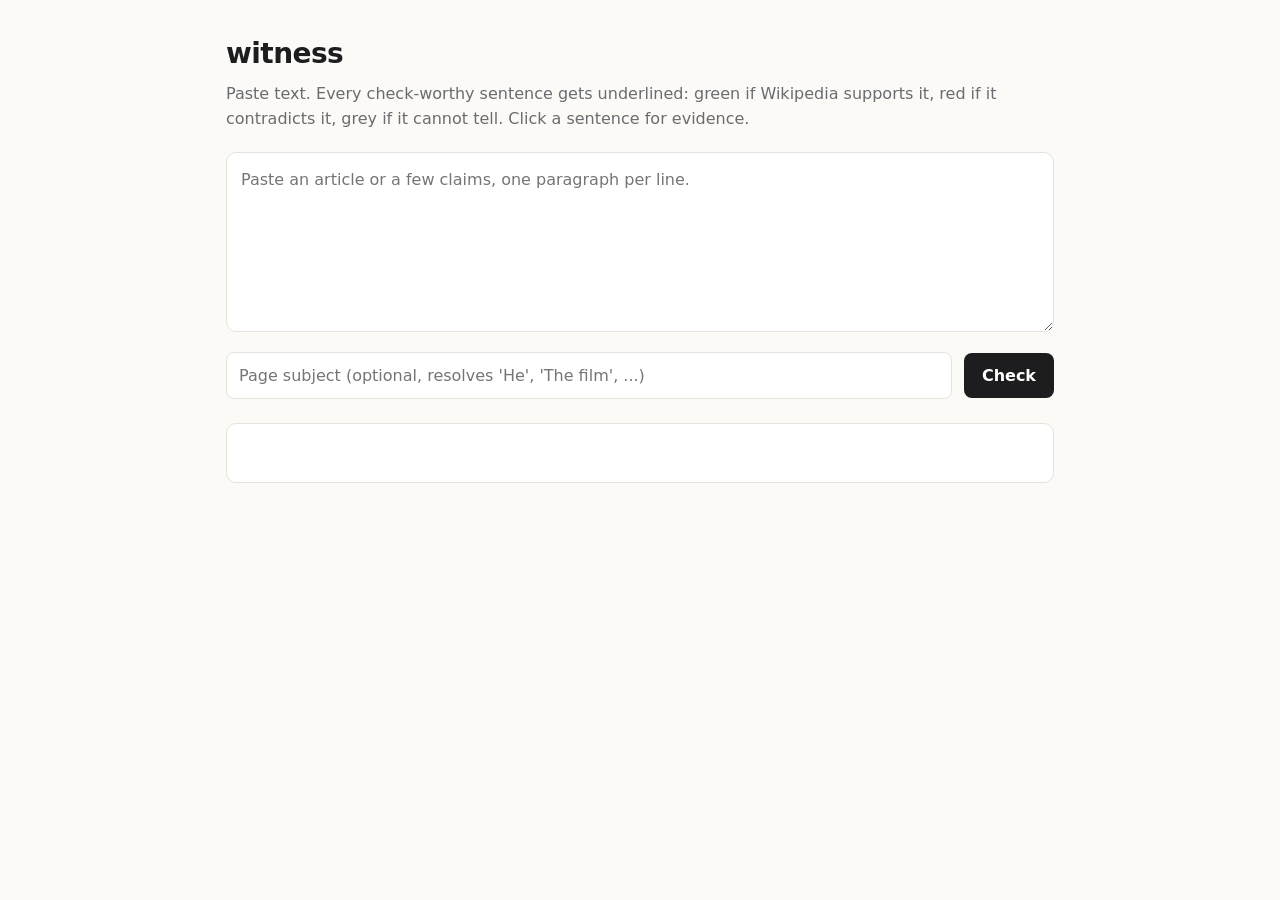
<file: src/witness/server/static/index.html>
<!doctype html>
<html lang="en">
<head>
<meta charset="utf-8">
<meta name="viewport" content="width=device-width, initial-scale=1">
<title>witness: paste text, check claims</title>
<style>
  :root { --bg:#fbfaf7; --ink:#1d1d1f; --muted:#6b6b70; --card:#fff; --line:#e6e3dc;
          --ok:#1a7f4b; --bad:#c62828; --meh:#8a8a8f; }
  * { box-sizing: border-box; }
  body { margin:0; background:var(--bg); color:var(--ink);
         font:16px/1.6 ui-sans-serif, system-ui, -apple-system, "Segoe UI", sans-serif; }
  main { max-width: 860px; margin: 0 auto; padding: 32px 16px 80px; }
  h1 { font-size: 28px; margin: 0 0 4px; letter-spacing: -0.02em; }
  p.sub { color: var(--muted); margin: 0 0 20px; }
  textarea { width:100%; min-height:180px; padding:14px; border:1px solid var(--line);
             border-radius:10px; font:inherit; background:var(--card); resize:vertical; }
  .row { display:flex; gap:12px; align-items:center; margin:12px 0 24px; flex-wrap: wrap; }
  input[type=text] { flex:1; min-width: 200px; padding:10px 12px; border:1px solid var(--line);
                     border-radius:8px; font:inherit; background:var(--card); }
  button { padding:10px 18px; border:0; border-radius:8px; background:var(--ink); color:#fff;
           font:inherit; font-weight:600; cursor:pointer; }
  button:disabled { opacity:.5; cursor:wait; }
  #summary { color: var(--muted); font-size: 14px; }
  #out { background:var(--card); border:1px solid var(--line); border-radius:10px;
         padding:20px 22px; font-size:17px; line-height:1.9; min-height: 60px; }
  .w-claim { text-decoration-line: underline; text-decoration-thickness: 2px;
             text-underline-offset: 4px; cursor: help; border-radius: 3px; }
  .w-pending { text-decoration-style: dotted; text-decoration-color: #b9b9be; }
  .w-supported { text-decoration-color: var(--ok); }
  .w-refuted { text-decoration-color: var(--bad); text-decoration-style: wavy; }
  .w-unverifiable { text-decoration-color: var(--meh); text-decoration-style: dashed; }
  .w-claim.active { background: #f2efe7; }
  #detail { margin-top: 16px; background:var(--card); border:1px solid var(--line);
            border-radius:10px; padding:16px 18px; display:none; font-size:15px; }
  .badge { display:inline-block; padding:2px 10px; border-radius:999px; color:#fff;
           font-weight:700; font-size:12px; letter-spacing:.04em; text-transform:uppercase; }
  .bar { height:6px; border-radius:3px; background:var(--line); margin:10px 0 12px; overflow:hidden; }
  .bar > span { display:block; height:100%; }
  .ev { margin: 8px 0; padding-left: 10px; border-left: 3px solid var(--line); }
  .ev a { color: var(--ink); font-weight: 600; }
  .note { color: var(--muted); font-size: 13px; margin-top: 10px; }
</style>
</head>
<body>
<main>
  <h1>witness</h1>
  <p class="sub">Paste text. Every check-worthy sentence gets underlined: green if Wikipedia
    supports it, red if it contradicts it, grey if it cannot tell. Click a sentence for evidence.</p>
  <textarea id="text" placeholder="Paste an article or a few claims, one paragraph per line."></textarea>
  <div class="row">
    <input id="title" type="text" placeholder="Page subject (optional, resolves 'He', 'The film', ...)">
    <button id="go">Check</button>
  </div>
  <div id="summary"></div>
  <div id="out"></div>
  <div id="detail"></div>
</main>
<script>
const COLORS = { supported: "#1a7f4b", refuted: "#c62828", unverifiable: "#8a8a8f" };
const results = new Map();

function esc(s) {
  return s.replace(/[&<>"']/g, (c) => ({ "&": "&amp;", "<": "&lt;", ">": "&gt;", '"': "&quot;", "'": "&#39;" })[c]);
}

function renderParagraphs(paragraphs, claims) {
  const out = document.getElementById("out");
  out.innerHTML = "";
  paragraphs.forEach((text, pi) => {
    const p = document.createElement("p");
    let cursor = 0;
    for (const c of claims.filter((c) => c.paragraph === pi).sort((a, b) => a.start - b.start)) {
      p.append(text.slice(cursor, c.start));
      const span = document.createElement("span");
      span.className = "w-claim w-pending";
      span.dataset.id = c.id;
      span.textContent = text.slice(c.start, c.end);
      span.addEventListener("click", () => showDetail(c.id));
      p.append(span);
      cursor = c.end;
    }
    p.append(text.slice(cursor));
    out.append(p);
  });
}

function showDetail(id) {
  document.querySelectorAll(".w-claim.active").forEach((n) => n.classList.remove("active"));
  document.querySelectorAll(`.w-claim[data-id="${id}"]`).forEach((n) => n.classList.add("active"));
  const r = results.get(id);
  const box = document.getElementById("detail");
  box.style.display = "block";
  if (!r) { box.innerHTML = "<em>Still checking…</em>"; return; }
  const color = COLORS[r.verdict];
  const pct = Math.round(r.confidence * 100);
  box.innerHTML = `
    <span class="badge" style="background:${color}">${r.verdict}</span>
    <strong style="margin-left:8px">${pct}% confidence</strong>
    <div class="bar"><span style="width:${pct}%;background:${color}"></span></div>
    ${r.query !== r.claim ? `<div class="note">Checked as: “${esc(r.query)}”</div>` : ""}
    ${r.evidence.map((e) => `<div class="ev"><a href="${esc(e.url)}" target="_blank" rel="noopener">${esc(e.title)}</a>: ${esc(e.sentence)}</div>`).join("")}
    <div class="note">Evidence from the June 2017 Wikipedia snapshot used by FEVER.</div>`;
}

async function run() {
  const button = document.getElementById("go");
  const text = document.getElementById("text").value;
  const title = document.getElementById("title").value || null;
  const paragraphs = text.split("\n").filter((p) => p.trim());
  if (!paragraphs.length) return;
  button.disabled = true;
  results.clear();
  document.getElementById("detail").style.display = "none";
  document.getElementById("summary").textContent = "Extracting claims…";
  try {
    const resp = await fetch("/check", {
      method: "POST",
      headers: { "content-type": "application/json" },
      body: JSON.stringify({ text: paragraphs.join("\n"), title }),
    });
    if (!resp.ok) throw new Error(`server said ${resp.status}: ${await resp.text()}`);
    const reader = resp.body.getReader();
    const decoder = new TextDecoder();
    let buffer = "";
    let total = 0;
    for (;;) {
      const { value, done } = await reader.read();
      if (done) break;
      buffer += decoder.decode(value, { stream: true });
      let cut;
      while ((cut = buffer.indexOf("\n\n")) >= 0) {
        const block = buffer.slice(0, cut);
        buffer = buffer.slice(cut + 2);
        const event = /^event: (.*)$/m.exec(block)?.[1];
        const data = JSON.parse(/^data: (.*)$/m.exec(block)?.[1] ?? "null");
        if (event === "claims") {
          total = data.claims.length;
          renderParagraphs(paragraphs, data.claims);
          document.getElementById("summary").textContent = `Checking ${total} claims…`;
        } else if (event === "verdict") {
          results.set(data.id, data);
          document.querySelectorAll(`.w-claim[data-id="${data.id}"]`).forEach((n) => {
            n.className = `w-claim w-${data.verdict}`;
            n.title = `${data.verdict} (${Math.round(data.confidence * 100)}%)`;
          });
          document.getElementById("summary").textContent = `Checked ${results.size} of ${total}…`;
        } else if (event === "done") {
          document.getElementById("summary").textContent =
            `${data.supported} supported · ${data.refuted} refuted · ${data.unverifiable} unverifiable`;
        }
      }
    }
  } catch (err) {
    document.getElementById("summary").textContent = `Error: ${err.message}`;
  } finally {
    button.disabled = false;
  }
}
document.getElementById("go").addEventListener("click", run);
</script>
</body>
</html>
</file>
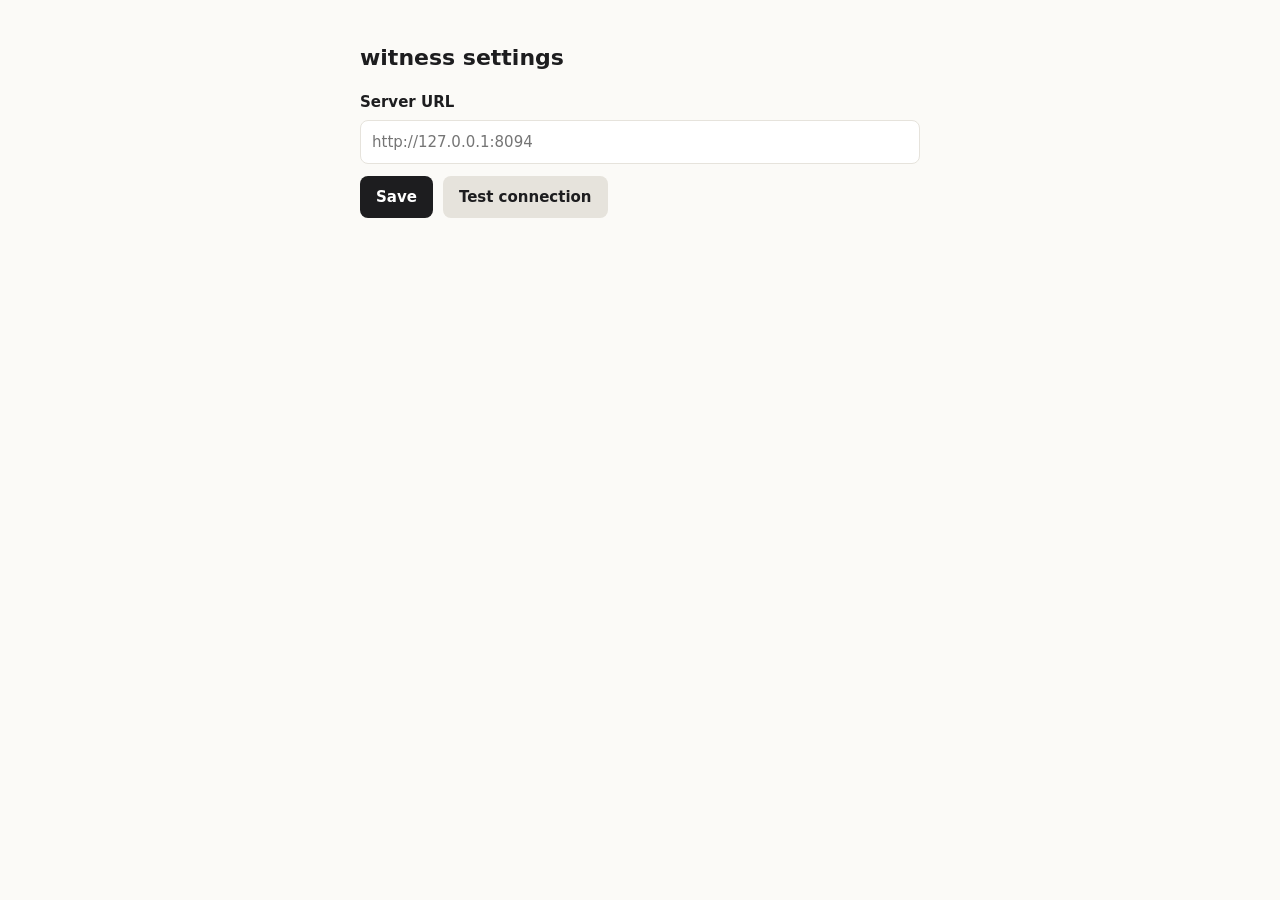
<file: extension/options.html>
<!doctype html>
<html lang="en">
<head>
<meta charset="utf-8">
<title>witness settings</title>
<style>
  body { max-width: 560px; margin: 40px auto; padding: 0 16px; color: #1d1d1f; background: #fbfaf7;
         font: 15px/1.6 system-ui, -apple-system, "Segoe UI", sans-serif; }
  h1 { font-size: 22px; }
  label { display: block; font-weight: 600; margin-bottom: 6px; }
  input { width: 100%; box-sizing: border-box; padding: 9px 11px; border: 1px solid #e6e3dc;
          border-radius: 8px; font: inherit; background: #fff; }
  .row { display: flex; gap: 10px; margin-top: 12px; }
  button { padding: 9px 16px; border: 0; border-radius: 8px; background: #1d1d1f; color: #fff;
           font: inherit; font-weight: 600; cursor: pointer; }
  button.secondary { background: #e6e3dc; color: #1d1d1f; }
  #result { margin-top: 14px; color: #6b6b70; }
</style>
</head>
<body>
  <h1>witness settings</h1>
  <label for="server">Server URL</label>
  <input id="server" type="url" placeholder="http://127.0.0.1:8094">
  <div class="row">
    <button id="save">Save</button>
    <button id="test" class="secondary">Test connection</button>
  </div>
  <div id="result"></div>
  <script src="options.js"></script>
</body>
</html>
</file>
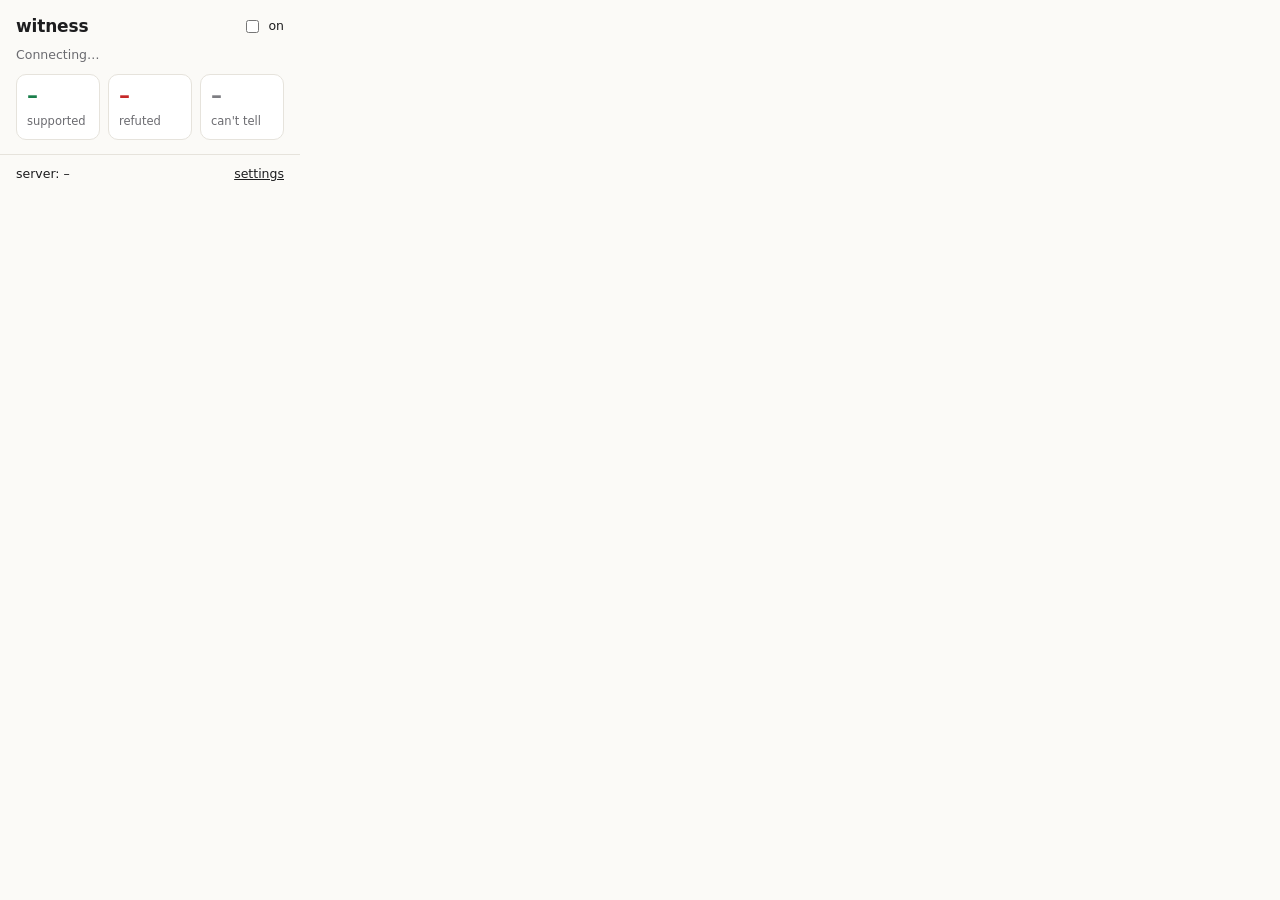
<file: extension/popup.html>
<!doctype html>
<html lang="en">
<head>
<meta charset="utf-8">
<title>witness</title>
<style>
  body { margin: 0; width: 300px; font: 14px/1.5 system-ui, -apple-system, "Segoe UI", sans-serif;
         color: #1d1d1f; background: #fbfaf7; }
  header { display: flex; align-items: center; justify-content: space-between; padding: 14px 16px 6px; }
  h1 { font-size: 17px; margin: 0; letter-spacing: -0.01em; }
  .status { color: #6b6b70; font-size: 12.5px; padding: 0 16px 10px; }
  .grid { display: grid; grid-template-columns: repeat(3, 1fr); gap: 8px; padding: 0 16px 14px; }
  .tile { background: #fff; border: 1px solid #e6e3dc; border-radius: 10px; padding: 8px 10px; }
  .tile b { display: block; font-size: 22px; line-height: 1.2; }
  .tile span { font-size: 11.5px; color: #6b6b70; }
  .ok b { color: #1a7f4b; } .bad b { color: #c62828; } .meh b { color: #7d7d82; }
  footer { border-top: 1px solid #e6e3dc; padding: 10px 16px; display: flex; justify-content: space-between; font-size: 12.5px; }
  a { color: #1d1d1f; }
  label.switch { display: inline-flex; align-items: center; gap: 6px; cursor: pointer; font-size: 12.5px; }
</style>
</head>
<body>
  <header>
    <h1>witness</h1>
    <label class="switch"><input id="enabled" type="checkbox"> on</label>
  </header>
  <div class="status" id="status">Connecting…</div>
  <div class="grid">
    <div class="tile ok"><b id="supported">–</b><span>supported</span></div>
    <div class="tile bad"><b id="refuted">–</b><span>refuted</span></div>
    <div class="tile meh"><b id="unverifiable">–</b><span>can't tell</span></div>
  </div>
  <footer>
    <span id="server">server: –</span>
    <a href="#" id="options">settings</a>
  </footer>
  <script src="popup.js"></script>
</body>
</html>
</file>
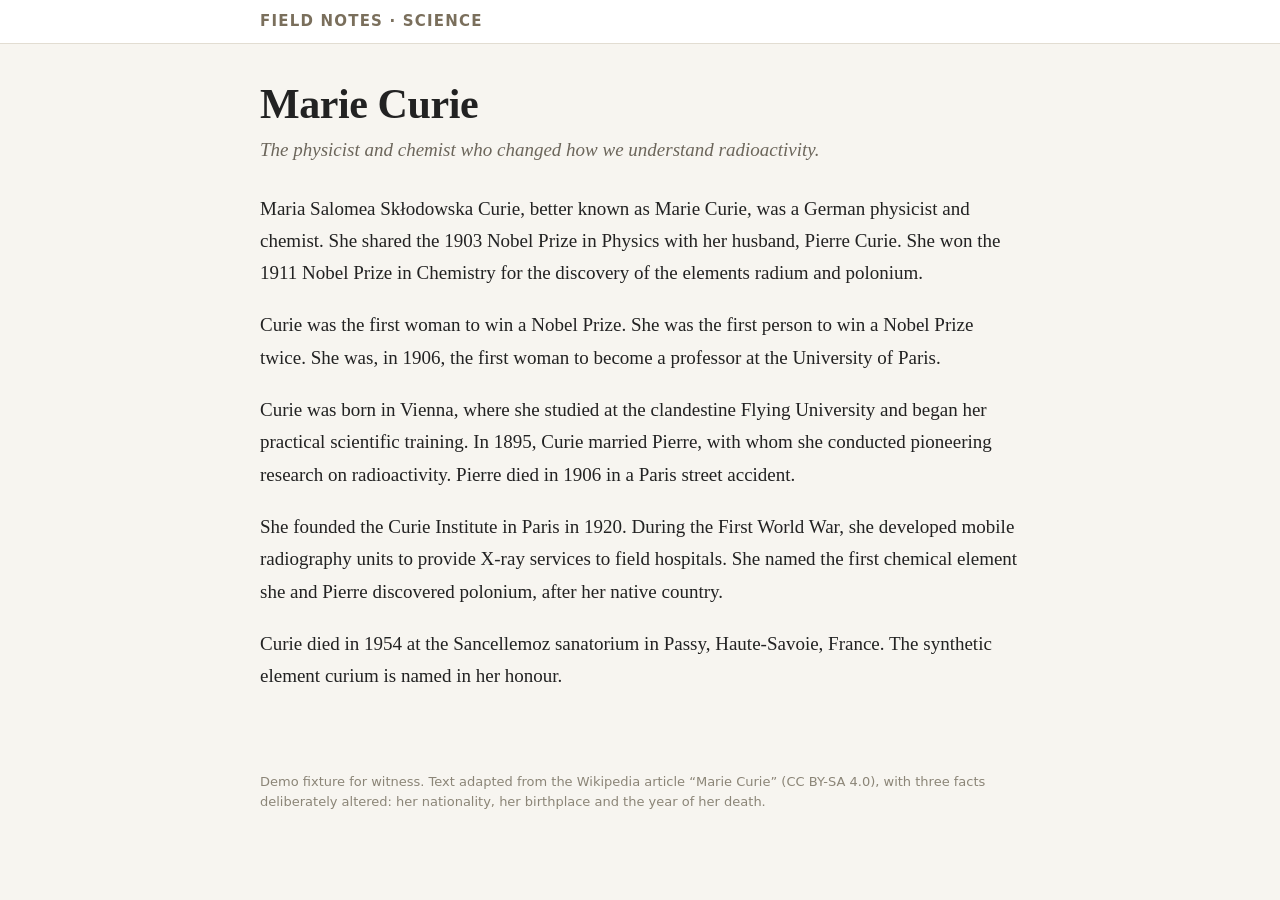
<file: docs/demo/marie-curie.html>
<!doctype html>
<html lang="en">
<head>
<meta charset="utf-8">
<meta name="viewport" content="width=device-width, initial-scale=1">
<title>Marie Curie - Field Notes</title>
<style>
  body { margin: 0; background: #f7f5f0; color: #222; font: 19px/1.7 Georgia, "Times New Roman", serif; }
  header.site { border-bottom: 1px solid #e2ddd2; background: #fff; }
  header.site div { max-width: 760px; margin: 0 auto; padding: 14px 20px; font: 600 15px/1 system-ui, sans-serif;
                    letter-spacing: .08em; text-transform: uppercase; color: #7a6f5c; }
  article { max-width: 760px; margin: 0 auto; padding: 28px 20px 60px; }
  h1 { font-size: 42px; line-height: 1.15; margin: 8px 0 6px; letter-spacing: -0.01em; }
  .dek { color: #6c665b; font-size: 19px; font-style: italic; margin: 0 0 26px; }
  p { margin: 0 0 20px; }
  footer { max-width: 760px; margin: 0 auto; padding: 0 20px 40px; color: #8b8577; font: 13px/1.5 system-ui, sans-serif; }
</style>
</head>
<body>
<header class="site"><div>Field Notes · Science</div></header>
<article>
  <h1>Marie Curie</h1>
  <p class="dek">The physicist and chemist who changed how we understand radioactivity.</p>
  <p>Maria Salomea Skłodowska Curie, better known as Marie Curie, was a German physicist and chemist. She shared the 1903 Nobel Prize in Physics with her husband, Pierre Curie. She won the 1911 Nobel Prize in Chemistry for the discovery of the elements radium and polonium.</p>
  <p>Curie was the first woman to win a Nobel Prize. She was the first person to win a Nobel Prize twice. She was, in 1906, the first woman to become a professor at the University of Paris.</p>
  <p>Curie was born in Vienna, where she studied at the clandestine Flying University and began her practical scientific training. In 1895, Curie married Pierre, with whom she conducted pioneering research on radioactivity. Pierre died in 1906 in a Paris street accident.</p>
  <p>She founded the Curie Institute in Paris in 1920. During the First World War, she developed mobile radiography units to provide X-ray services to field hospitals. She named the first chemical element she and Pierre discovered polonium, after her native country.</p>
  <p>Curie died in 1954 at the Sancellemoz sanatorium in Passy, Haute-Savoie, France. The synthetic element curium is named in her honour.</p>
</article>
<footer>Demo fixture for witness. Text adapted from the Wikipedia article “Marie Curie” (CC BY-SA 4.0),
  with three facts deliberately altered: her nationality, her birthplace and the year of her death.</footer>
</body>
</html>
</file>
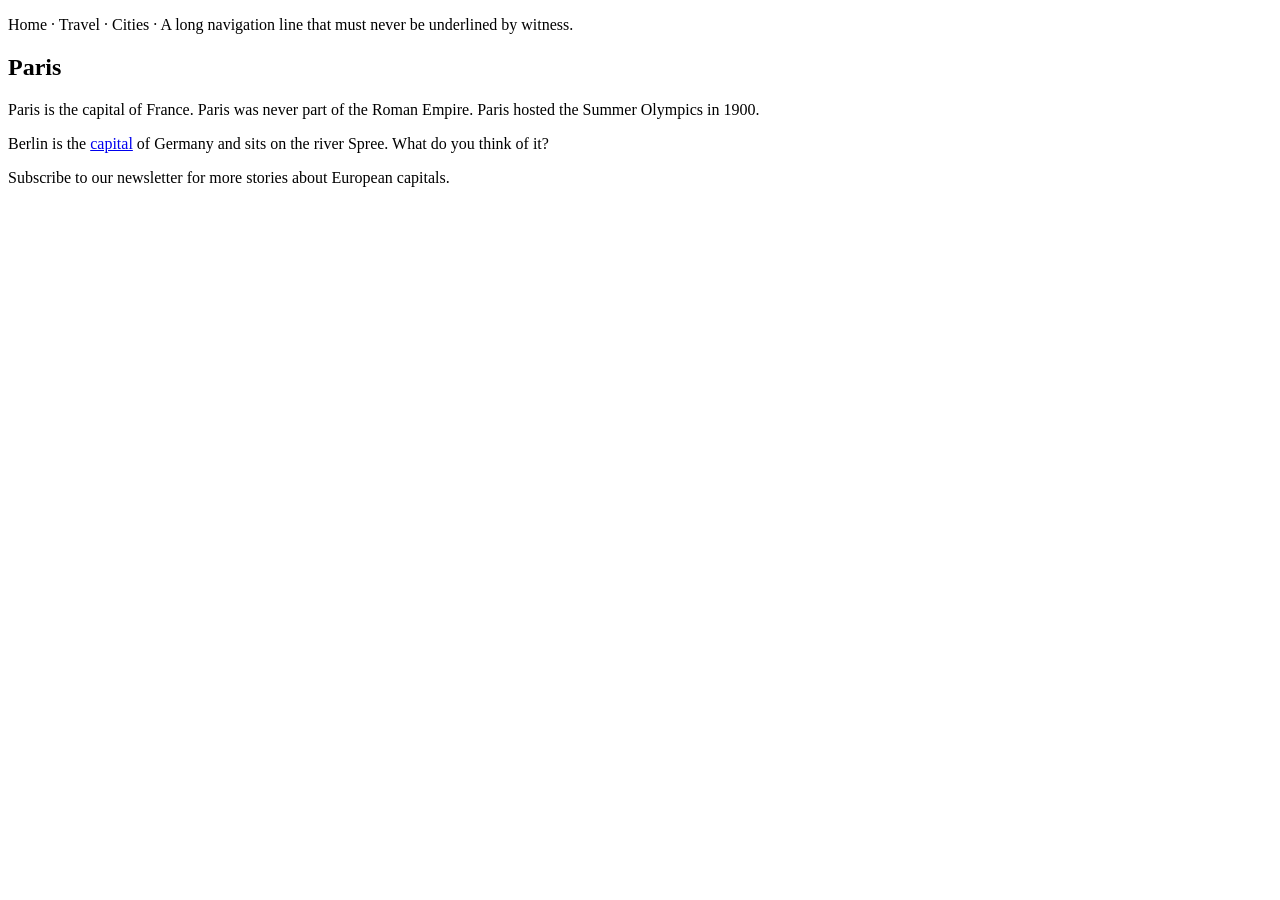
<file: tests/browser/fixture.html>
<!doctype html>
<html lang="en">
<head><meta charset="utf-8"><title>Paris - Fixture</title></head>
<body>
  <nav><p>Home · Travel · Cities · A long navigation line that must never be underlined by witness.</p></nav>
  <article>
    <h1>Paris</h1>
    <p id="p1">Paris is the capital of France. Paris was never part of the Roman Empire. Paris hosted the Summer Olympics in 1900.</p>
    <p id="p2">Berlin is the <a href="#">capital</a> of Germany and sits on the river Spree. What do you think of it?</p>
  </article>
  <footer><p>Subscribe to our newsletter for more stories about European capitals.</p></footer>
</body>
</html>
</file>
